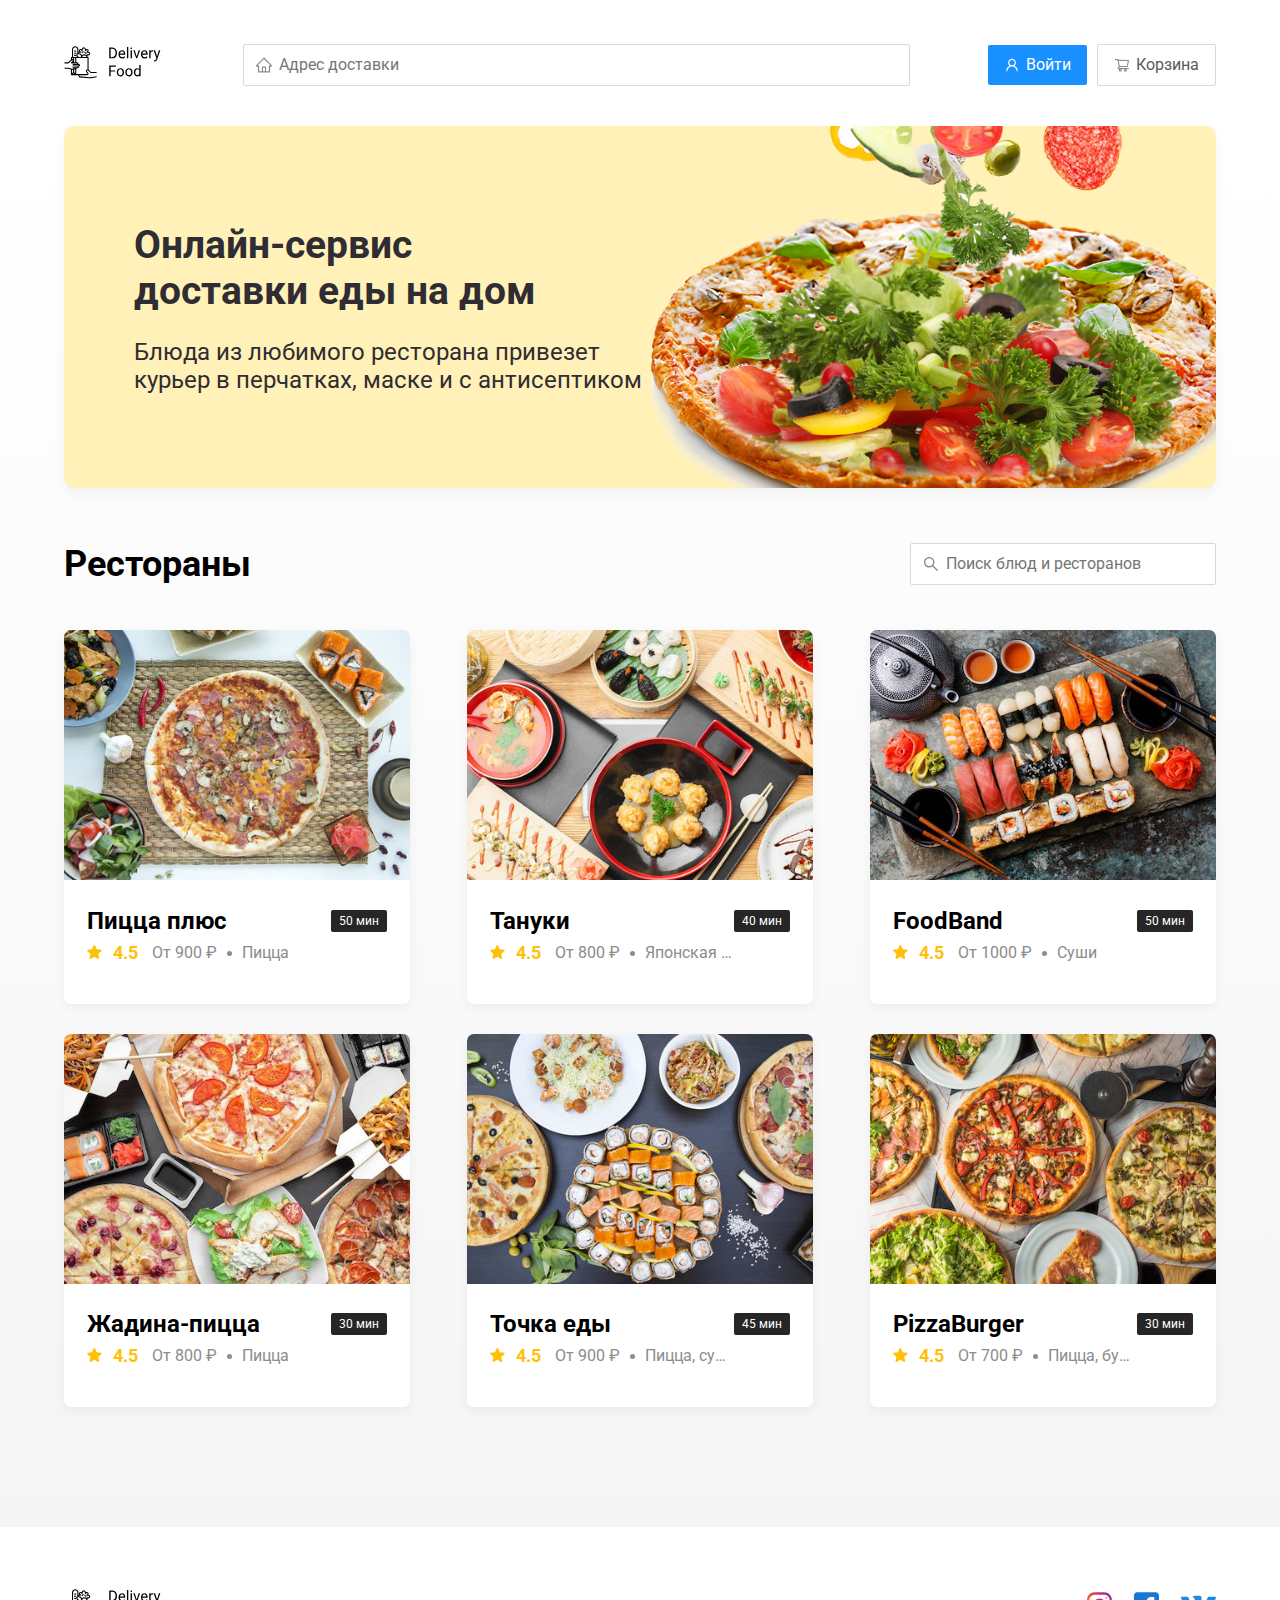
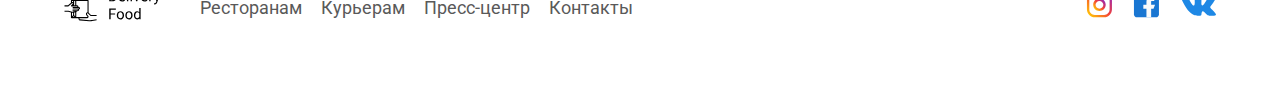
<file: index.html>
<!DOCTYPE html>
<html lang="ru">

<head>
  <meta charset="UTF-8">
  <meta name="viewport" content="width=device-width, initial-scale=1.0">
  <link
    href="https://fonts.googleapis.com/css2?family=Roboto:wght@400;700&display=swap"
    rel="stylesheet">
  <link rel="stylesheet" href="css/normalize.css">
  <link rel="stylesheet"
    href="https://cdnjs.cloudflare.com/ajax/libs/animate.css/4.1.1/animate.min.css" />
  <link rel="stylesheet" href="css/style.css">
  <title>Доставка еды</title>
</head>

<body>
  <div class="container">
    <header class="header">
      <a class="logo" href="#"><img src="img/logo.svg" alt="logo"></a>
      <input class="input input-address" type="text"
        placeholder="Адрес доставки">
      <div class="buttons">
        <button class="button button-primary">
          <img src="img/user.svg" alt="user" class="button-icon">
          <span class="button-text">Войти</span>
        </button>
        <button class="button">
          <img src="img/cart.svg" alt="cart" class="button-icon">
          <span class="button-text">Корзина</span>
        </button>
      </div>
    </header>

  </div>
  <main class="main">
    <div class="container">
      <section class="promo">
        <h1 class="promo-title">Онлайн-сервис<br>доставки еды на дом</h1>
        <p class="promo-text">Блюда из любимого ресторана привезет курьер в
          перчатках, маске и с антисептиком</p>
      </section>

      <section class="restaurants">
        <div class="section-heading">
          <h2 class="section-title">Рестораны</h2>
          <input type="text" class="input input-search"
            placeholder="Поиск блюд и ресторанов">
        </div>
        <div class="cards">
          <a href="restaurant.html"
            class="card animate__animated animate__fadeInUp">
            <img src="img/cards/card1.jpg" alt="image" class="card-image">
            <div class="card-text">
              <div class="card-heading">
                <h3 class="card-title">Пицца плюс</h3>
                <span class="tag card-tag">50 мин</span>
              </div>
              <div class="card-info">
                <div class="rating">
                  <img src="img/cards/star.svg" alt="star" class="rating-star">
                  4.5</div>
                <div class="price">От 900 ₽</div>
                <div class="category">Пицца</div>
              </div>
            </div>
          </a>
          <a href="restaurant.html"
            class="card animate__animated animate__fadeInUp animate__delay-1s">
            <img src="img/cards/card2.png" alt="image" class="card-image">
            <div class="card-text">
              <div class="card-heading">
                <h3 class="card-title">Тануки</h3>
                <span class="tag card-tag">40 мин</span>
              </div>
              <div class="card-info">
                <div class="rating">
                  <img src="img/cards/star.svg" alt="star" class="rating-star">
                  4.5</div>
                <div class="price">От 800 ₽</div>
                <div class="category">Японская кухня</div>
              </div>
            </div>
          </a>
          <a href="restaurant.html"
            class="card animate__animated animate__fadeInUp animate__delay-2s">
            <img src="img/cards/card3.png" alt="image" class="card-image">
            <div class="card-text">
              <div class="card-heading">
                <h3 class="card-title">FoodBand</h3>
                <span class="tag card-tag">50 мин</span>
              </div>
              <div class="card-info">
                <div class="rating">
                  <img src="img/cards/star.svg" alt="star" class="rating-star">
                  4.5</div>
                <div class="price">От 1000 ₽</div>
                <div class="category">Суши</div>
              </div>
            </div>
          </a>
          <a href="restaurant.html"
            class="card animate__animated animate__fadeInUp animate__delay-3s">
            <img src="img/cards/card4.png" alt="image" class="card-image">
            <div class="card-text">
              <div class="card-heading">
                <h3 class="card-title">Жадина-пицца</h3>
                <span class="tag card-tag">30 мин</span>
              </div>
              <div class="card-info">
                <div class="rating">
                  <img src="img/cards/star.svg" alt="star" class="rating-star">
                  4.5</div>
                <div class="price">От 800 ₽</div>
                <div class="category">Пицца</div>
              </div>
            </div>
          </a>
          <a href="restaurant.html"
            class="card animate__animated animate__fadeInUp animate__delay-4s">
            <img src="img/cards/card5.png" alt="image" class="card-image">
            <div class="card-text">
              <div class="card-heading">
                <h3 class="card-title">Точка еды</h3>
                <span class="tag card-tag">45 мин</span>
              </div>
              <div class="card-info">
                <div class="rating">
                  <img src="img/cards/star.svg" alt="star" class="rating-star">
                  4.5</div>
                <div class="price">От 900 ₽</div>
                <div class="category">Пицца, суши</div>
              </div>
            </div>
          </a>
          <a href="restaurant.html"
            class="card animate__animated animate__fadeInUp animate__delay-5s">
            <img src="img/cards/card6.png" alt="image" class="card-image">
            <div class="card-text">
              <div class="card-heading">
                <h3 class="card-title">PizzaBurger</h3>
                <span class="tag card-tag">30 мин</span>
              </div>
              <div class="card-info">
                <div class="rating">
                  <img src="img/cards/star.svg" alt="star" class="rating-star">
                  4.5</div>
                <div class="price">От 700 ₽</div>
                <div class="category">Пицца, бургеры</div>
              </div>
            </div>
          </a>

        </div>
      </section>

    </div>
  </main>
  <footer class="footer">
    <div class="container">
      <div class="footer-block">
        <a class="footer-logo" href="#"><img src="img/logo.svg" alt="logo"></a>
        <nav class="footer-nav">
          <a href="#" class="footer-link">Ресторанам</a>
          <a href="#" class="footer-link">Курьерам</a>
          <a href="#" class="footer-link">Пресс-центр</a>
          <a href="#" class="footer-link">Контакты</a>
        </nav>
        <div class="social-links">
          <a href="#" class="social-link"><img src="img/instagram.svg"
              alt="instagram"> </a>
          <a href="#" class="social-link"><img src="img/facebook.svg"
              alt="facebook">
          </a>
          <a href="#" class="social-link"><img src="img/wk.svg" alt="wk">
          </a>

        </div>
      </div>
    </div>
  </footer>

</body>

</html>
</file>
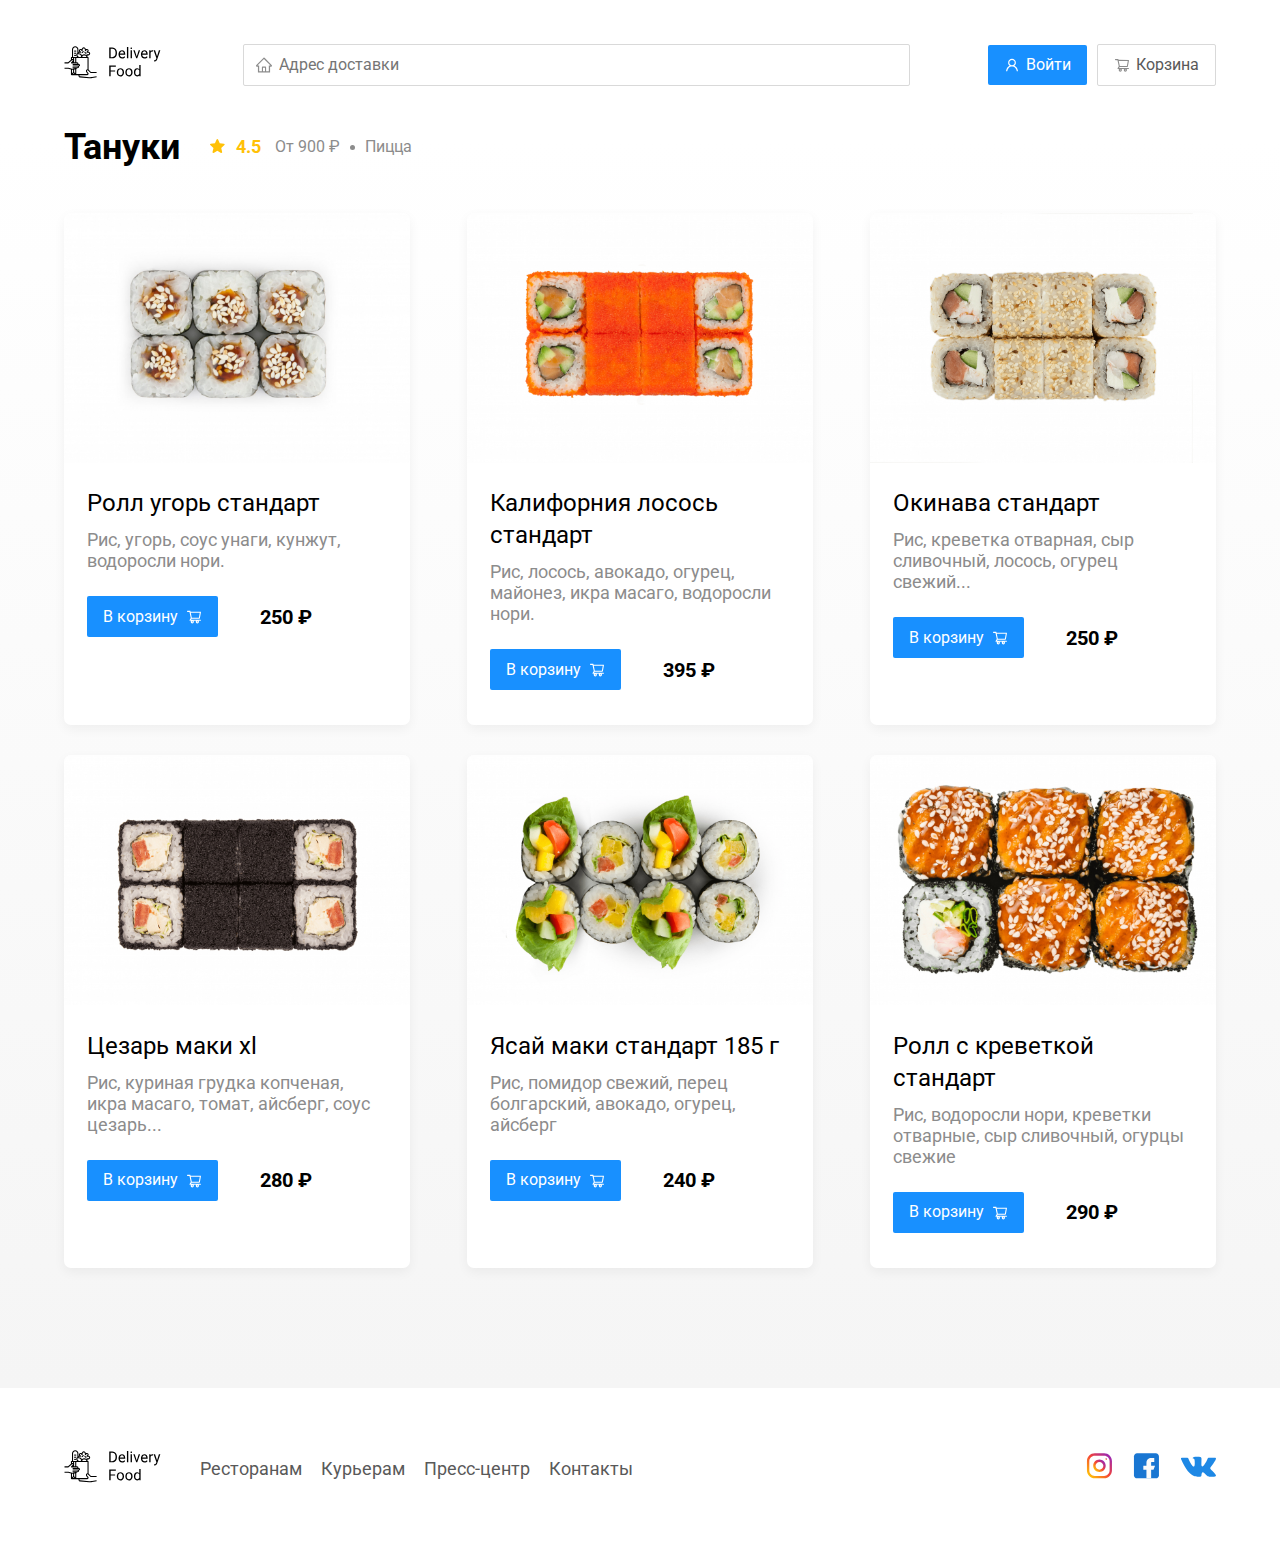
<file: restaurant.html>
<!DOCTYPE html>
<html lang="ru">

<head>
  <meta charset="UTF-8">
  <meta name="viewport" content="width=device-width, initial-scale=1.0">
  <link
    href="https://fonts.googleapis.com/css2?family=Roboto:wght@400;700&display=swap"
    rel="stylesheet">
  <link rel="stylesheet" href="css/normalize.css">
  <link rel="stylesheet"
    href="https://cdnjs.cloudflare.com/ajax/libs/animate.css/4.1.1/animate.min.css" />
  <link rel="stylesheet" href="css/style.css">
  <script src="js/script.js" defer></script>
  <title>Доставка еды</title>
</head>

<body>
  <div class="container">
    <header class="header">
      <a class="logo" href="index.html"><img src="img/logo.svg" alt="logo"></a>
      <input class="input input-address" type="text"
        placeholder="Адрес доставки">
      <div class="buttons">
        <button class="button button-primary">
          <img src="img/user.svg" alt="user" class="button-icon">
          <span class="button-text">Войти</span>
        </button>
        <button class="button" id="cart-button">
          <img src="img/cart.svg" alt="cart" class="button-icon">
          <span class="button-text">Корзина</span>
        </button>
      </div>
    </header>

  </div>
  <main class="main">
    <div class="container">

      <section class="restaurants">
        <div class="section-heading">
          <h2 class="section-title">Тануки</h2>
          <div class="card-info">
            <div class="rating">
              <img src="img/cards/star.svg" alt="star" class="rating-star">
              4.5</div>
            <div class="price">От 900 ₽</div>
            <div class="category">Пицца</div>
          </div>

        </div>
        <div class="cards">
          <div class="card animate__animated animate__fadeInUp">
            <img src="img/restaurant/1.png" alt="image" class="card-image">
            <div class="card-text">
              <div class="card-heading">
                <h3 class="card-title card-title-reg">Ролл угорь стандарт</h3>
              </div>
              <div class="card-info">
                <div class="ingredients">Рис, угорь, соус унаги, кунжут,
                  водоросли нори.</div>
              </div>
              <div class="card-buttons">
                <button class="button button-primary">
                  <span class="button-card-text">В корзину</span>
                  <img class="button-card-image" src="img/restaurant-cart.svg"
                    alt="cart">
                </button>
                <div class="card-price-bold">250 ₽</div>
              </div>
            </div>
          </div>
          <div class="card animate__animated animate__fadeInUp animate__delay-1s">
            <img src="img/restaurant/2.png" alt="image" class="card-image">
            <div class="card-text">
              <div class="card-heading">
                <h3 class="card-title card-title-reg">Калифорния лосось стандарт
                </h3>
              </div>
              <div class="card-info">
                <div class="ingredients">Рис, лосось, авокадо, огурец, майонез,
                  икра масаго, водоросли нори.</div>
              </div>
              <div class="card-buttons">
                <button class="button button-primary">
                  <span class="button-card-text">В корзину</span>
                  <img class="button-card-image" src="img/restaurant-cart.svg"
                    alt="cart">
                </button>
                <div class="card-price-bold">395 ₽</div>
              </div>
            </div>
          </div>
          <div class="card animate__animated animate__fadeInUp animate__delay-2s">
            <img src="img/restaurant/3.png" alt="image" class="card-image">
            <div class="card-text">
              <div class="card-heading">
                <h3 class="card-title card-title-reg">Окинава стандарт</h3>
              </div>
              <div class="card-info">
                <div class="ingredients">Рис, креветка отварная, сыр сливочный,
                  лосось, огурец свежий...</div>
              </div>
              <div class="card-buttons">
                <button class="button button-primary">
                  <span class="button-card-text">В корзину</span>
                  <img class="button-card-image" src="img/restaurant-cart.svg"
                    alt="cart">
                </button>
                <div class="card-price-bold">250 ₽</div>
              </div>
            </div>
          </div>
          <div class="card animate__animated animate__fadeInUp animate__delay-3s">
            <img src="img/restaurant/4.png" alt="image" class="card-image">
            <div class="card-text">
              <div class="card-heading">
                <h3 class="card-title card-title-reg">Цезарь маки хl</h3>
              </div>
              <div class="card-info">
                <div class="ingredients">Рис, куриная грудка копченая, икра
                  масаго, томат, айсберг, соус цезарь...</div>
              </div>
              <div class="card-buttons">
                <button class="button button-primary">
                  <span class="button-card-text">В корзину</span>
                  <img class="button-card-image" src="img/restaurant-cart.svg"
                    alt="cart">
                </button>
                <div class="card-price-bold">280 ₽</div>
              </div>
            </div>
          </div>
          <div class="card animate__animated animate__fadeInUp animate__delay-4s">
            <img src="img/restaurant/5.png" alt="image" class="card-image">
            <div class="card-text">
              <div class="card-heading">
                <h3 class="card-title card-title-reg">Ясай маки стандарт 185 г
                </h3>
              </div>
              <div class="card-info">
                <div class="ingredients">Рис, помидор свежий, перец болгарский,
                  авокадо, огурец, айсберг</div>
              </div>
              <div class="card-buttons">
                <button class="button button-primary">
                  <span class="button-card-text">В корзину</span>
                  <img class="button-card-image" src="img/restaurant-cart.svg"
                    alt="cart">
                </button>
                <div class="card-price-bold">240 ₽</div>
              </div>
            </div>
          </div>
          <div class="card animate__animated animate__fadeInUp animate__delay-5s">
            <img src="img/restaurant/6.png" alt="image" class="card-image">
            <div class="card-text">
              <div class="card-heading">
                <h3 class="card-title card-title-reg">Ролл с креветкой стандарт
                </h3>
              </div>
              <div class="card-info">
                <div class="ingredients">Рис, водоросли нори, креветки отварные,
                  сыр сливочный, огурцы свежие</div>
              </div>
              <div class="card-buttons">
                <button class="button button-primary">
                  <span class="button-card-text">В корзину</span>
                  <img class="button-card-image" src="img/restaurant-cart.svg"
                    alt="cart">
                </button>
                <div class="card-price-bold">290 ₽</div>
              </div>
            </div>
          </div>

        </div>
      </section>

    </div>
  </main>
  <footer class="footer">
    <div class="container">
      <div class="footer-block">
        <a class="footer-logo" href="index.html"><img src="img/logo.svg"
            alt="logo"></a>
        <nav class="footer-nav">
          <a href="#" class="footer-link">Ресторанам</a>
          <a href="#" class="footer-link">Курьерам</a>
          <a href="#" class="footer-link">Пресс-центр</a>
          <a href="#" class="footer-link">Контакты</a>
        </nav>
        <div class="social-links">
          <a href="#" class="social-link"><img src="img/instagram.svg"
              alt="instagram"> </a>
          <a href="#" class="social-link"><img src="img/facebook.svg"
              alt="facebook">
          </a>
          <a href="#" class="social-link"><img src="img/wk.svg" alt="wk">
          </a>

        </div>
      </div>
    </div>
  </footer>

  <div class="modal">
    <div class="modal-dialog">
      <div class="modal-header">
        <h3 class="modal-title">Корзина</h3>
        <button class="close"><img src="img/close.svg" alt="close"></button>
      </div>
      <div class="modal-body">
        <div class="food-row">
          <span class="food-name">Ролл угорь стандарт</span>
          <strong class="food-price">250 ₽</strong>
          <div class="food-counter">
            <button class="counter-button">&minus;</button>
            <span class="counter">1</span>
            <button class="counter-button">&plus;</button>
          </div>

        </div>
        <div class="food-row">
          <span class="food-name">Ролл угорь стандарт</span>
          <strong class="food-price">250 ₽</strong>
          <div class="food-counter">
            <button class="counter-button">&minus;</button>
            <span class="counter">1</span>
            <button class="counter-button">&plus;</button>
          </div>

        </div>
        <div class="food-row">
          <span class="food-name">Ролл угорь стандарт</span>
          <strong class="food-price">250 ₽</strong>
          <div class="food-counter">
            <button class="counter-button">&minus;</button>
            <span class="counter">1</span>
            <button class="counter-button">&plus;</button>
          </div>

        </div>
        <div class="food-row">
          <span class="food-name">Ролл угорь стандарт</span>
          <strong class="food-price">250 ₽</strong>
          <div class="food-counter">
            <button class="counter-button">&minus;</button>
            <span class="counter">1</span>
            <button class="counter-button">&plus;</button>
          </div>

        </div>
        <div class="food-row">
          <span class="food-name">Ролл угорь стандарт</span>
          <strong class="food-price">250 ₽</strong>
          <div class="food-counter">
            <button class="counter-button">&minus;</button>
            <span class="counter">1</span>
            <button class="counter-button">&plus;</button>
          </div>

        </div>

      </div>
      <div class="modal-footer">
        <span class="modal-pricetag">1250 ₽</span>
        <div class="footer-buttons">
          <button class="button button-primary">Оформить заказ</button>
          <button class="button">Отмена</button>
        </div>
      </div>
    </div>
  </div>
</body>

</html>
</file>
<file: css/style.css>
* {
  box-sizing: border-box;
}

body {
  font-family: 'Roboto',
    sans-serif;
}

.container {
  max-width: 1200px;
  width: 90%;
  margin: auto;
}

/* header */

.header {
  display: flex;
  align-items: center;
  justify-content: space-between;
  padding: 44px 0 40px;
}

.input {
  background: #FFFFFF;
  border: 1px solid #D9D9D9;
  border-radius: 2px;
  font-size: 16px;
  line-height: 24px;
  color: #BFBFBF;
  padding: 8px 8px 8px 35px;
  background-repeat: no-repeat;
  background-position: left 11px center;
}

.input-address {
  flex: 0.8;
  background-image: url(../img/home.svg);
}

.buttons {
  display: flex;
  align-items: center;
}

.button {
  display: flex;
  align-items: center;
  padding: 8px 16px;
  border-radius: 2px;
  font-size: 16px;
  line-height: 24px;
  background: #FFFFFF;
  border: 1px solid #D9D9D9;
  box-shadow: 0px 0px 2px rgba(0, 0, 0, 0.0015);
  color: #595959;
  cursor: pointer;
}

.button-primary {
  background: #1890FF;
  color: #FFFFFF;
  border: #1890FF;
  margin-right: 10px;
}

.card-buttons {
  display: flex;
  align-items: center;
}

.button-card-text {
  font-weight: normal;
  font-size: 16px;
  line-height: 24px;
  color: #FFFFFF;
  margin-right: 8px;
}

.card-price-bold {
  font-weight: bold;
  font-size: 20px;
  line-height: 32px;
  color: #000000;
  margin-left: 32px;
}

.button-icon {
  margin-right: 6px;
}

/* promo */

.main {
  background: linear-gradient(180deg, rgba(245, 245, 245, 0) 1.04%, #F5F5F5 100%);
}

.promo {
  box-shadow: 0px 7px 12px rgba(158, 158, 163, 0.1);
  background: #FFF1B8 url(../img/promo_bg.png) no-repeat top -450px right -150px / 850px;
  border-radius: 10px;
  padding: 70px 0 70px 70px;
  margin-bottom: 55px;
}

.promo-title {
  font-weight: bold;
  font-size: 39px;
  line-height: 46px;
  color: #302C34;
  margin-bottom: 15px;
}

.promo-text {
  max-width: 540px;
  font-weight: normal;
  font-size: 24px;
  line-height: 28px;
  color: #302C34;
}

/* restaurants */

.section-heading {
  display: flex;
  align-items: center;
  margin-bottom: 45px;
}

.section-title {
  font-weight: bold;
  font-size: 36px;
  line-height: 42px;
  color: #000000;
  margin: 0 30px 0 0;
}

.input-search {
  width: 306px;
  background-image: url(../img/search.svg);
  margin-left: auto;
}

.cards {
  display: flex;
  flex-wrap: wrap;
  align-items: stretch;
  justify-content: space-between;
  padding-bottom: 90px;
}

.card {
  background: #FFFFFF;
  box-shadow: 0px 4px 12px rgba(0, 0, 0, 0.05);
  border-radius: 7px;
  overflow: hidden;
  margin-bottom: 30px;
  flex-basis: 30%;
  text-decoration: none;
}

.card-image {
  width: 100%;
  height: 250px;
  object-fit: cover;
}

.card-text {
  padding: 20px 23px 35px;
}

.card-heading {
  display: flex;
  align-items: center;
  justify-content: space-between;
}

.card-title {
  font-weight: bold;
  font-size: 24px;
  line-height: 32px;
  color: #000000;
  margin: 0;
}

.card-title-reg {
  font-weight: normal;
  margin-bottom: 10px;
}

.card-tag {
  font-weight: normal;
  font-size: 12px;
  line-height: 20px;
  color: #FFFFFF;
  background: #262626;
  border-radius: 2px;
  padding: 1px 8px;
}

.card-info {
  display: flex;
  align-items: center;
}

.ingredients {
  font-weight: normal;
  font-size: 18px;
  line-height: 21px;
  color: #8C8C8C;
  margin-bottom: 25px;
}

.rating-star {
  margin-right: 7px;
}

.rating {
  margin-right: 14px;
  font-weight: bold;
  font-size: 18px;
  line-height: 32px;
  color: #FFC107;
}

.price,
.category {
  font-weight: normal;
  font-size: 16px;
  line-height: 28px;
  color: #8C8C8C;
}

.price {
  margin-right: 10px;
}

.price:after {
  content: '';
  width: 5px;
  height: 5px;
  border-radius: 50%;
  background-color: #8C8C8C;
  display: inline-block;
  vertical-align: middle;
  -webkit-border-radius: 50%;
  -moz-border-radius: 50%;
  -ms-border-radius: 50%;
  -o-border-radius: 50%;
  margin-left: 10px;
}

.category {
  text-overflow: ellipsis;
  overflow: hidden;
  white-space: nowrap;
  max-width: 90px;
}

/* footer */

.footer {
  padding: 60px 0;
}

.footer-block {
  display: flex;
  align-items: center;
  justify-content: space-between;
}

.footer-nav {
  margin-right: auto;
  margin-left: 35px;
}

.footer-link {
  display: inline-block;
  font-weight: normal;
  font-size: 18px;
  line-height: 21px;
  color: #595959;
  text-decoration: none;
}

.footer-link:not(:last-child) {
  padding-right: 15px;
}

.social-links {
  display: flex;
  align-items: center;
}

.social-link:not(:last-child) {
  margin-right: 21px;
}

.social-link {
  text-decoration: none;
}

.modal {
  display: none;
  position: fixed;
  left: 0;
  top: 0;
  width: 100%;
  height: 100%;
  background: rgba(0, 0, 0, 0.4);
}

.is-open {
  display: flex;
}
.modal-dialog {
  max-width: 780px;
  width: 95%;
  background: #FFFFFF;
  border-radius: 5px;
  margin: auto;
  padding: 40px 45px;
}

.modal-header {
  display: flex;
  align-items: center;
  justify-content: space-between;
  margin-bottom: 45px;
}
.modal-title {
  margin: 0;
  font-weight: bold;
  font-size: 36px;
  line-height: 42px;
  color: #000000;
}

.close {
  font-size: 36px;
  border: none;
  background-color: transparent;
  cursor: pointer;
}

.modal-body {
  margin-bottom: 52px;
}

.food-row {
  display: flex;
  align-items: flex-start;
  justify-content: space-between;
  padding-bottom: 8px;
  border-bottom: 1px solid #D9D9D9;
  margin-bottom: 15px;
}

.food-name {
  font-weight: normal;
  font-size: 18px;
  line-height: 32px;
}

.food-price {
  margin-left: auto;
  margin-right: 47px;
  font-weight: bold;
  font-size: 20px;
  line-height: 32px;
}
.food-counter {
  display: flex;
  align-items: center;
}
.counter-button {
  display: flex;
  align-items: center;
  justify-content: center;
  width: 39px;
  height: 32px;
  background: #FFFFFF;
  border: 1px solid #40A9FF;
  box-sizing: border-box;
  border-radius: 2px;
  color: #40A9FF;
  font-size: 14px;
  line-height: 22px;
}

.counter {
  font-weight: normal;
  font-size: 16px;
  line-height: 24px;
  margin: 0 14px;
}

.modal-footer {
  display: flex;
  align-items: center;
  justify-content: space-between;
}

.modal-pricetag {
  background: #262626;
  border-radius: 5px;
  font-weight: bold;
  font-size: 20px;
  line-height: 23px;
  color: #FAFAFA;
  padding: 15px 20px;
}

.footer-buttons {
  display: flex;
  align-items: center;
  justify-content: space-between;
}

@media (max-width: 1200px) {
  .promo {
    background: #FFF1B8 url(../img/promo_bg.png) no-repeat top -250px right -240px / 720px;
  }

  .promo-title {
    font-size: 34px;
    line-height: 42px;
  }

  .promo-text {
    font-size: 22px;
    line-height: 30px;
  }

  .card-title {
    font-size: 20px;
  }

  .rating,
  .price,
  .category {
    font-size: 15px;
  }

  .category {
    max-width: 60px;
  }
}

@media (max-width: 960px) {

  .promo {
    padding: 50px;
  }

  .promo-title {
    font-size: 30px;
    line-height: 40px;
  }

  .promo-text {
    font-size: 16px;
    line-height: 26px;
    max-width: 350px;
  }

  .card {
    flex-basis: 48%;
  }

  .category {
    max-width: 150px;
  }

  .footer-link {
    font-size: 16px;
  }

}

@media (max-width: 768px) {

  .button {
    padding: 8px;
  }

  .button-icon {
    margin: 0;
  }

  .button-text {
    display: none;
  }

  .section-heading {
    flex-wrap: wrap;
  }

  .section-title {
    font-size: 26px;
  }

  .card {
    flex-basis: 100%;
  }
}

@media (max-width: 560px) {
  .container {
    width: 97%;
  }

  .header {
    flex-wrap: wrap;
  }

  .input-address {
    order: 5;
    flex: 1;
    margin-top: 15px;
  }

  .button {
    padding: 8px 16px;
  }


  .cards {
    padding-bottom: 50px;
  }

  .card-text {
    padding: 20px 10px;
  }

  .footer {
    padding: 20px 0;
  }

  .footer-block {
    flex-wrap: wrap;
    flex-direction: column;
    align-items: center;
  }

  .footer-logo {
    order: 0;
    margin-bottom: 20px;
  }

  .footer-nav {
    display: flex;
    flex-direction: column;
    margin: 0 0 20px;
    text-align: center;
  }

  .social-links {
    order: 2;
  }

  .footer-link:not(:last-child) {
    padding-right: 0;
  }
}
</file>
